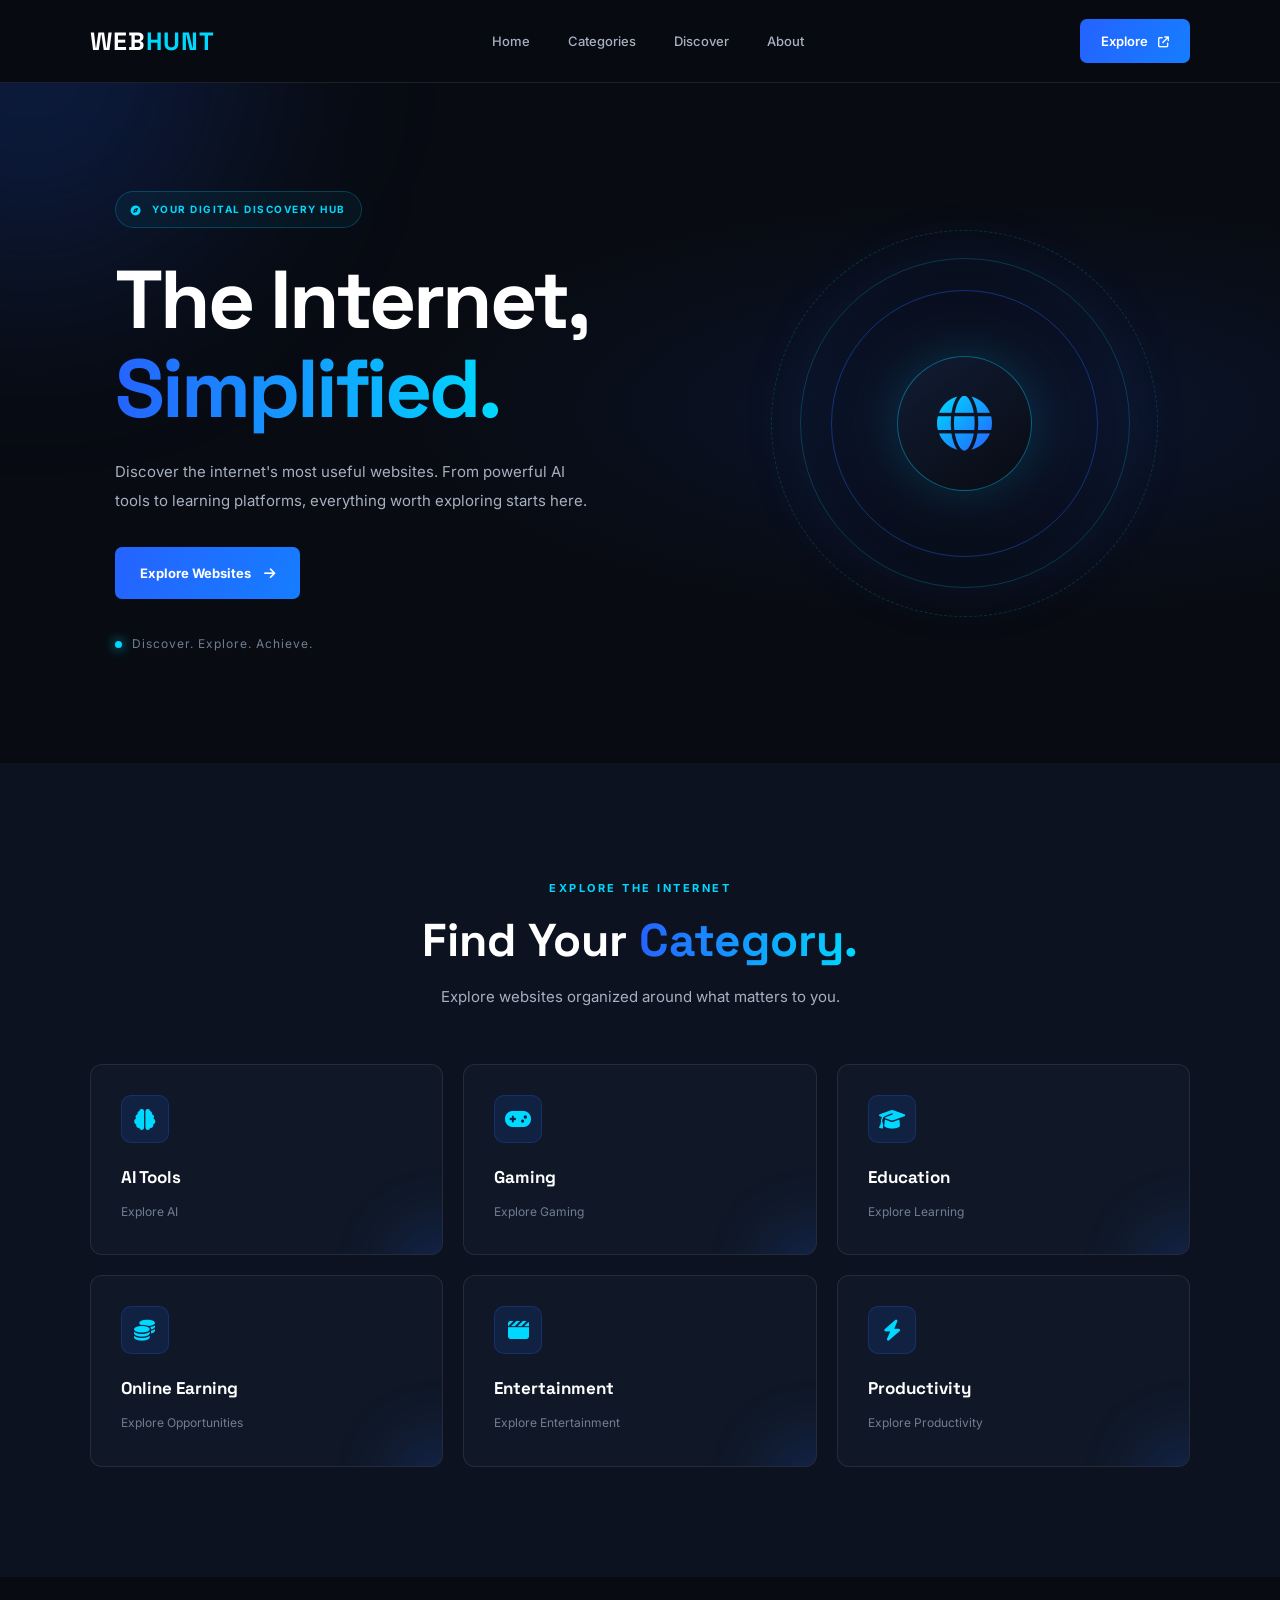
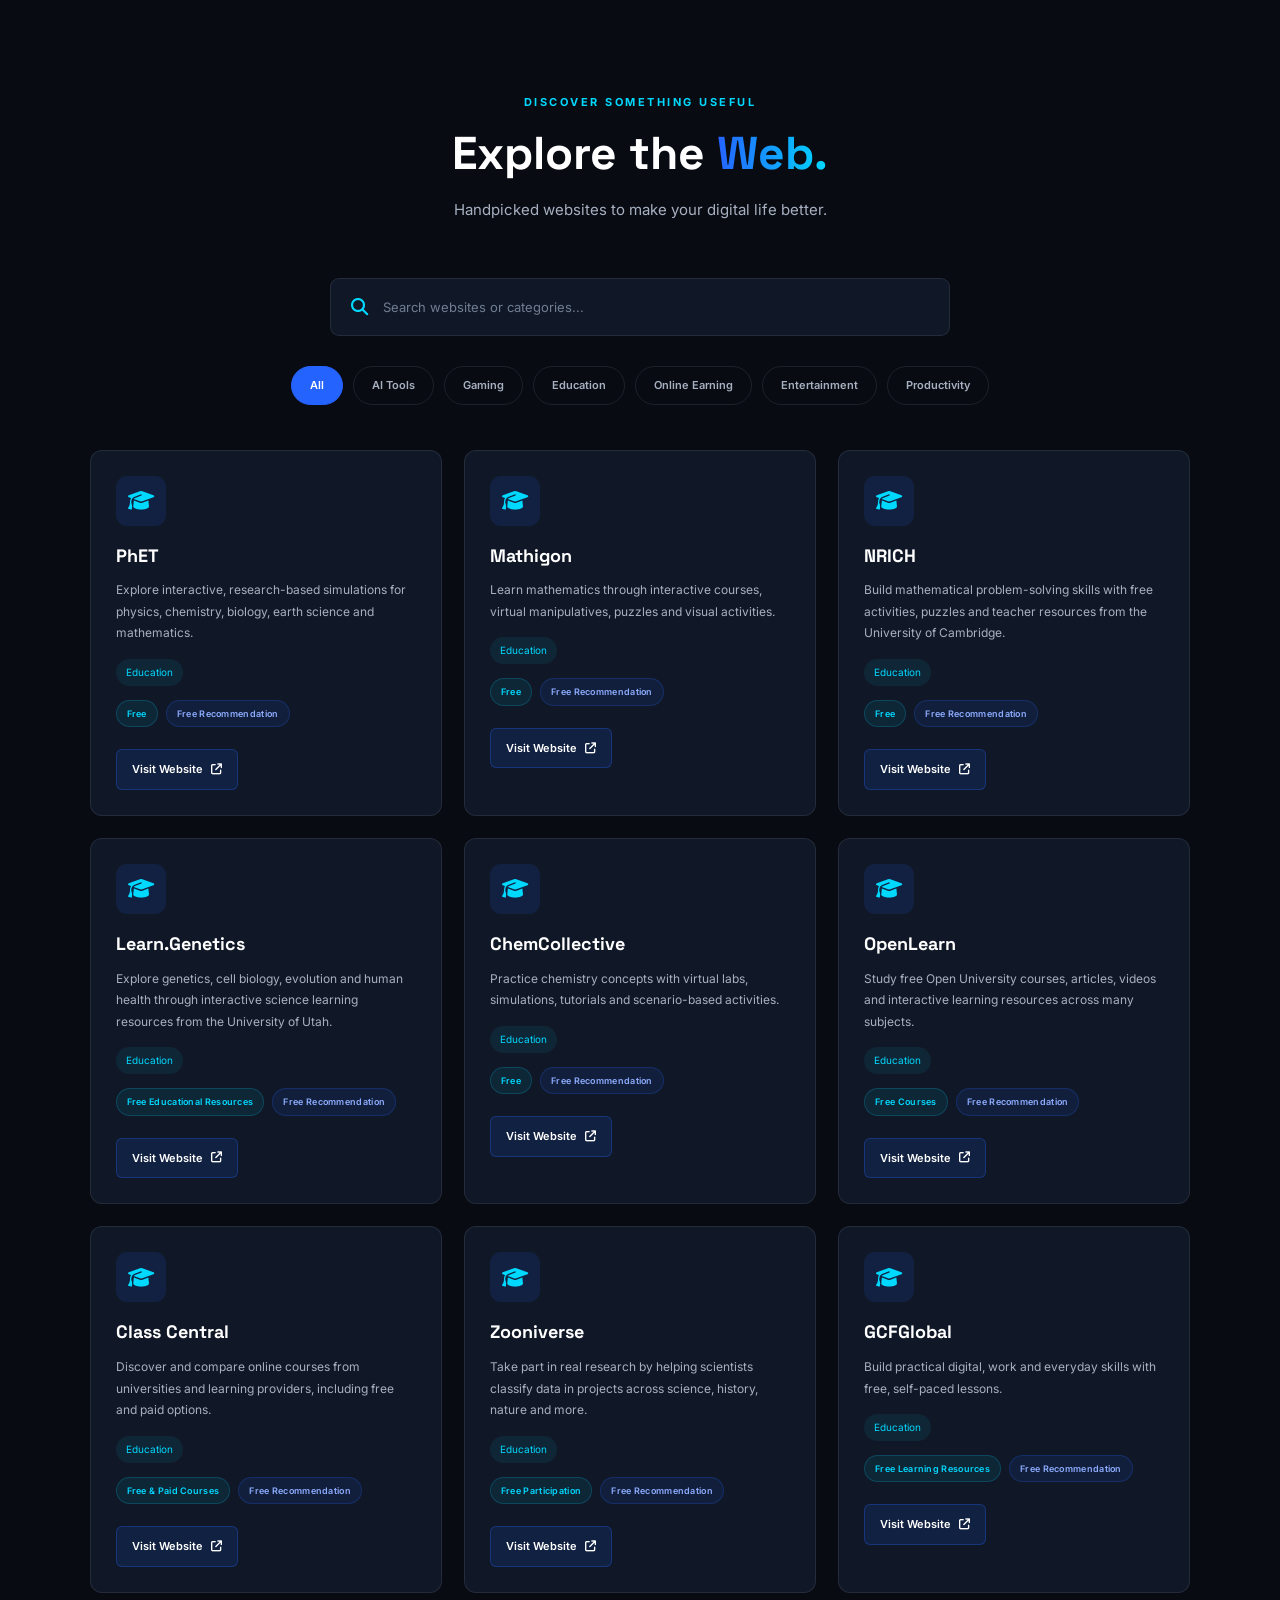
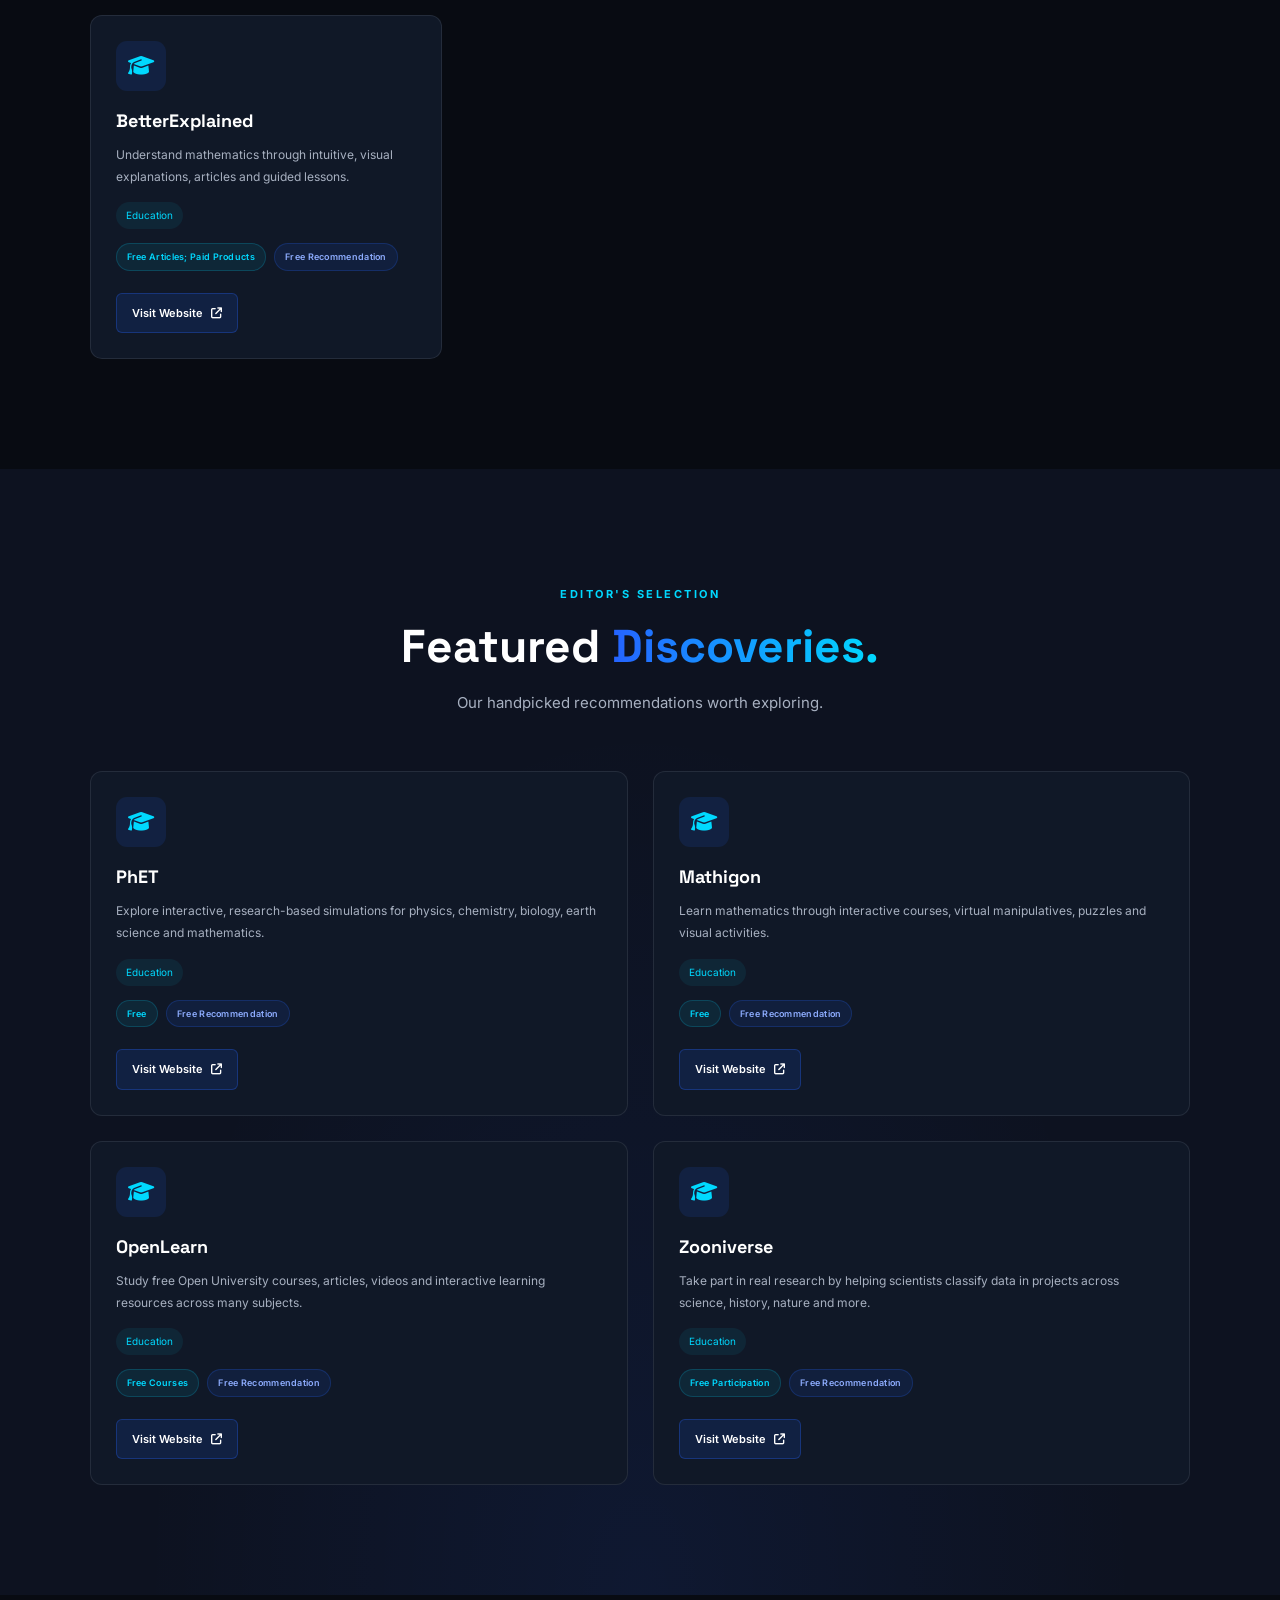
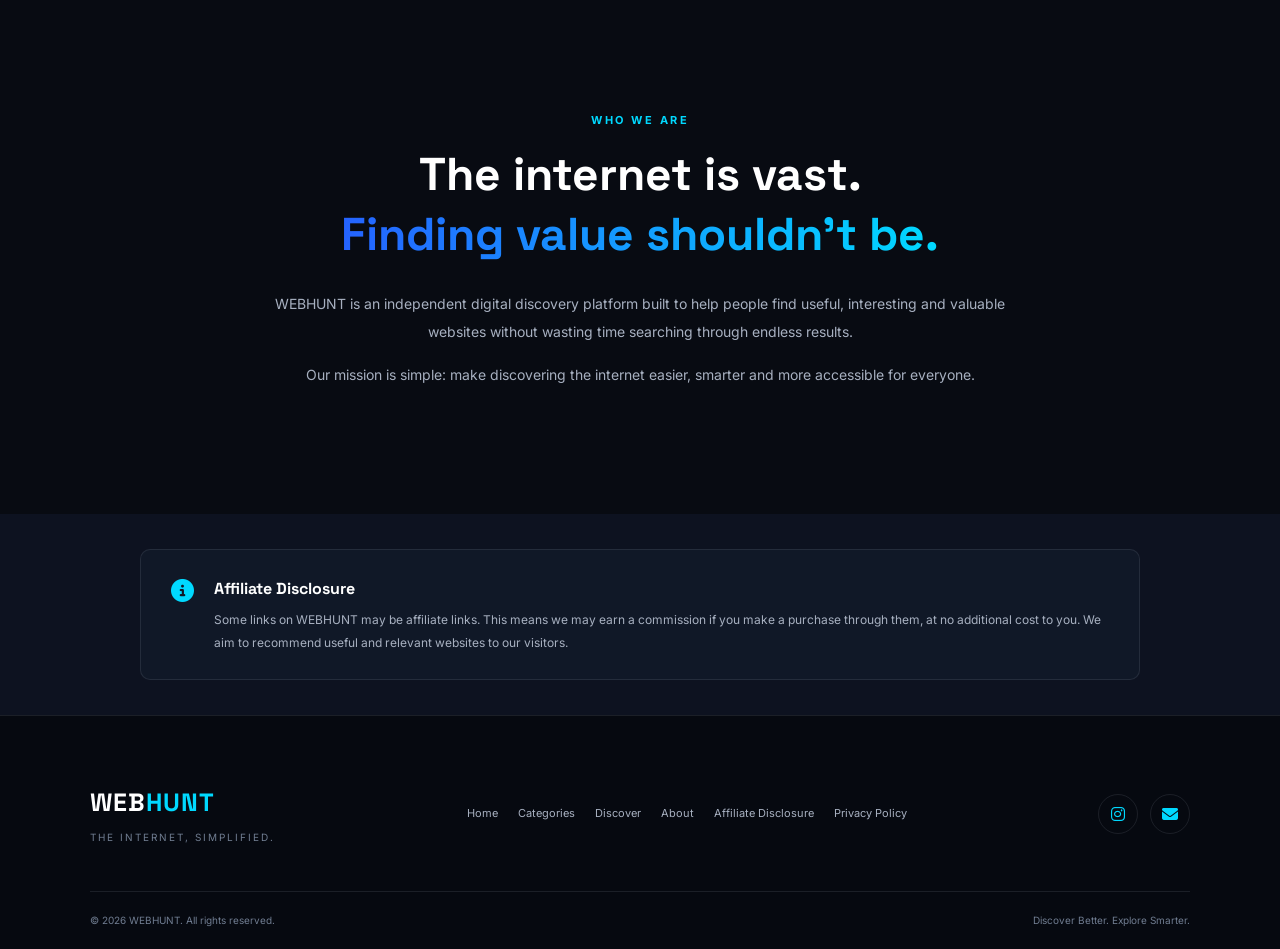
<file: index.html>
<!DOCTYPE html>
<html lang="en">

<head>
    <meta charset="UTF-8">
    <meta name="viewport" content="width=device-width, initial-scale=1.0">

    <meta name="theme-color" content="#080B12">
    <meta name="description"
        content="WEBHUNT — The Internet, Simplified. Discover useful websites, AI tools, education platforms, gaming, productivity and more.">

    <title>WEBHUNT — The Internet, Simplified.</title>

    <!-- Google Fonts -->
    <link rel="preconnect" href="https://fonts.googleapis.com">
    <link rel="preconnect" href="https://fonts.gstatic.com" crossorigin>
    <link
        href="https://fonts.googleapis.com/css2?family=DM+Sans:wght@400;500;600;700;800&family=Space+Grotesk:wght@400;500;600;700&display=swap"
        rel="stylesheet">

    <!-- Font Awesome -->
    <link rel="stylesheet" href="https://cdnjs.cloudflare.com/ajax/libs/font-awesome/6.7.2/css/all.min.css">

    <!-- Main CSS -->
    <link rel="stylesheet" href="css/style.css">
</head>

<body>

    <!-- NAVIGATION -->
    <header class="header">
        <nav class="navbar">
            <a href="#home" class="logo">WEB<span>HUNT</span></a>

            <div class="nav-links">
                <a href="#home">Home</a>
                <a href="#categories">Categories</a>
                <a href="#websites">Discover</a>
                <a href="#about">About</a>
            </div>

            <a href="#websites" class="nav-button">Explore <i class="fa-solid fa-arrow-up-right-from-square"></i></a>

            <button class="menu-toggle" aria-label="Toggle navigation" aria-expanded="false">
                <i class="fa-solid fa-bars"></i>
            </button>
        </nav>
    </header>

    <main>

        <!-- HERO SECTION -->
        <section class="hero" id="home">
            <div class="hero-content">
                <span class="hero-badge">
                    <i class="fa-solid fa-compass"></i>
                    YOUR DIGITAL DISCOVERY HUB
                </span>

                <h1>
                    The Internet,<br>
                    <span>Simplified.</span>
                </h1>

                <p>
                    Discover the internet's most useful websites.
                    From powerful AI tools to learning platforms,
                    everything worth exploring starts here.
                </p>

                <a href="#websites" class="primary-button">
                    Explore Websites
                    <i class="fa-solid fa-arrow-right"></i>
                </a>

                <div class="hero-caption">
                    <span class="status-dot"></span>
                    Discover. Explore. Achieve.
                </div>
            </div>

            <div class="hero-visual">
                <!-- Hero visual will be designed with CSS -->
                <div class="hero-orbit">
                    <div class="orbit-center">
                        <i class="fa-solid fa-globe"></i>
                    </div>
                </div>
            </div>
        </section>

        <!-- CATEGORIES SECTION -->
        <section class="categories section-padding" id="categories">
            <div class="section-heading">
                <span class="section-label">EXPLORE THE INTERNET</span>
                <h2>Find Your <span>Category.</span></h2>
                <p>Explore websites organized around what matters to you.</p>
            </div>

            <div class="category-grid">

                <button class="category-card" data-category="AI Tools">
                    <i class="fa-solid fa-brain"></i>
                    <h3>AI Tools</h3>
                    <span>Explore AI</span>
                </button>

                <button class="category-card" data-category="Gaming">
                    <i class="fa-solid fa-gamepad"></i>
                    <h3>Gaming</h3>
                    <span>Explore Gaming</span>
                </button>

                <button class="category-card" data-category="Education">
                    <i class="fa-solid fa-graduation-cap"></i>
                    <h3>Education</h3>
                    <span>Explore Learning</span>
                </button>

                <button class="category-card" data-category="Online Earning">
                    <i class="fa-solid fa-coins"></i>
                    <h3>Online Earning</h3>
                    <span>Explore Opportunities</span>
                </button>

                <button class="category-card" data-category="Entertainment">
                    <i class="fa-solid fa-clapperboard"></i>
                    <h3>Entertainment</h3>
                    <span>Explore Entertainment</span>
                </button>

                <button class="category-card" data-category="Productivity">
                    <i class="fa-solid fa-bolt"></i>
                    <h3>Productivity</h3>
                    <span>Explore Productivity</span>
                </button>

            </div>
        </section>

        <!-- WEBSITE DISCOVERY SECTION -->
        <section class="websites section-padding" id="websites">

            <div class="section-heading">
                <span class="section-label">DISCOVER SOMETHING USEFUL</span>
                <h2>Explore the <span>Web.</span></h2>
                <p>Handpicked websites to make your digital life better.</p>
            </div>

            <div class="search-container">
                <i class="fa-solid fa-magnifying-glass"></i>
                <input type="search" id="website-search" placeholder="Search websites or categories..."
                    aria-label="Search websites">
            </div>

            <div class="filter-container">
                <button class="filter-btn active" data-filter="All">All</button>
                <button class="filter-btn" data-filter="AI Tools">AI Tools</button>
                <button class="filter-btn" data-filter="Gaming">Gaming</button>
                <button class="filter-btn" data-filter="Education">Education</button>
                <button class="filter-btn" data-filter="Online Earning">Online Earning</button>
                <button class="filter-btn" data-filter="Entertainment">Entertainment</button>
                <button class="filter-btn" data-filter="Productivity">Productivity</button>
            </div>

            <div class="website-grid" id="website-grid">
                <!-- Website cards will be generated using JavaScript -->
            </div>

            <p class="empty-message" id="empty-message" hidden>
                No websites found. Try another search.
            </p>

        </section>

        <!-- FEATURED SECTION -->
        <section class="featured section-padding" id="featured">
            <div class="section-heading">
                <span class="section-label">EDITOR'S SELECTION</span>
                <h2>Featured <span>Discoveries.</span></h2>
                <p>Our handpicked recommendations worth exploring.</p>
            </div>

            <div class="featured-grid" id="featured-grid">
                <!-- Featured websites will be generated using JavaScript -->
            </div>
        </section>

        <!-- ABOUT SECTION -->
        <section class="about section-padding" id="about">
            <div class="about-content">
                <span class="section-label">WHO WE ARE</span>
                <h2>The internet is vast.<br><span>Finding value shouldn't be.</span></h2>

                <p>
                    WEBHUNT is an independent digital discovery platform
                    built to help people find useful, interesting and
                    valuable websites without wasting time searching
                    through endless results.
                </p>

                <p>
                    Our mission is simple: make discovering the internet
                    easier, smarter and more accessible for everyone.
                </p>
            </div>
        </section>

        <!-- AFFILIATE DISCLOSURE -->
        <section class="affiliate section-padding" id="affiliate">
            <div class="affiliate-content">
                <i class="fa-solid fa-circle-info"></i>

                <div>
                    <h3>Affiliate Disclosure</h3>
                    <p>
                        Some links on WEBHUNT may be affiliate links.
                        This means we may earn a commission if you make
                        a purchase through them, at no additional cost
                        to you. We aim to recommend useful and relevant
                        websites to our visitors.
                    </p>
                </div>
            </div>
        </section>

    </main>

    <!-- FOOTER -->
    <footer class="footer">
        <div class="footer-content">

            <div class="footer-brand">
                <a href="#home" class="logo">WEB<span>HUNT</span></a>
                <p>THE INTERNET, SIMPLIFIED.</p>
            </div>

            <div class="footer-links">
                <a href="#home">Home</a>
                <a href="#categories">Categories</a>
                <a href="#websites">Discover</a>
                <a href="#about">About</a>
                <a href="#affiliate">Affiliate Disclosure</a>
                <a href="privacy.html">Privacy Policy</a>
            </div>

            <div class="footer-social">

                <a href="https://www.instagram.com/web._.hunt/" target="_blank" rel="noopener noreferrer"
                    aria-label="WEBHUNT Instagram" class="instagram-link">
                    <i class="fa-brands fa-instagram"></i>
                </a>


                <a href="mailto:hello@webhunt.com" aria-label="Email">
                    <i class="fa-solid fa-envelope"></i>
                </a>
            </div>

        </div>

        <div class="footer-bottom">
            <p>&copy; <span id="current-year">2026</span> WEBHUNT. All rights reserved.</p>
            <p>Discover Better. Explore Smarter.</p>
        </div>
    </footer>

    <!-- JAVASCRIPT -->
    <script src="js/script.js"></script>

</body>

</html>
</file>
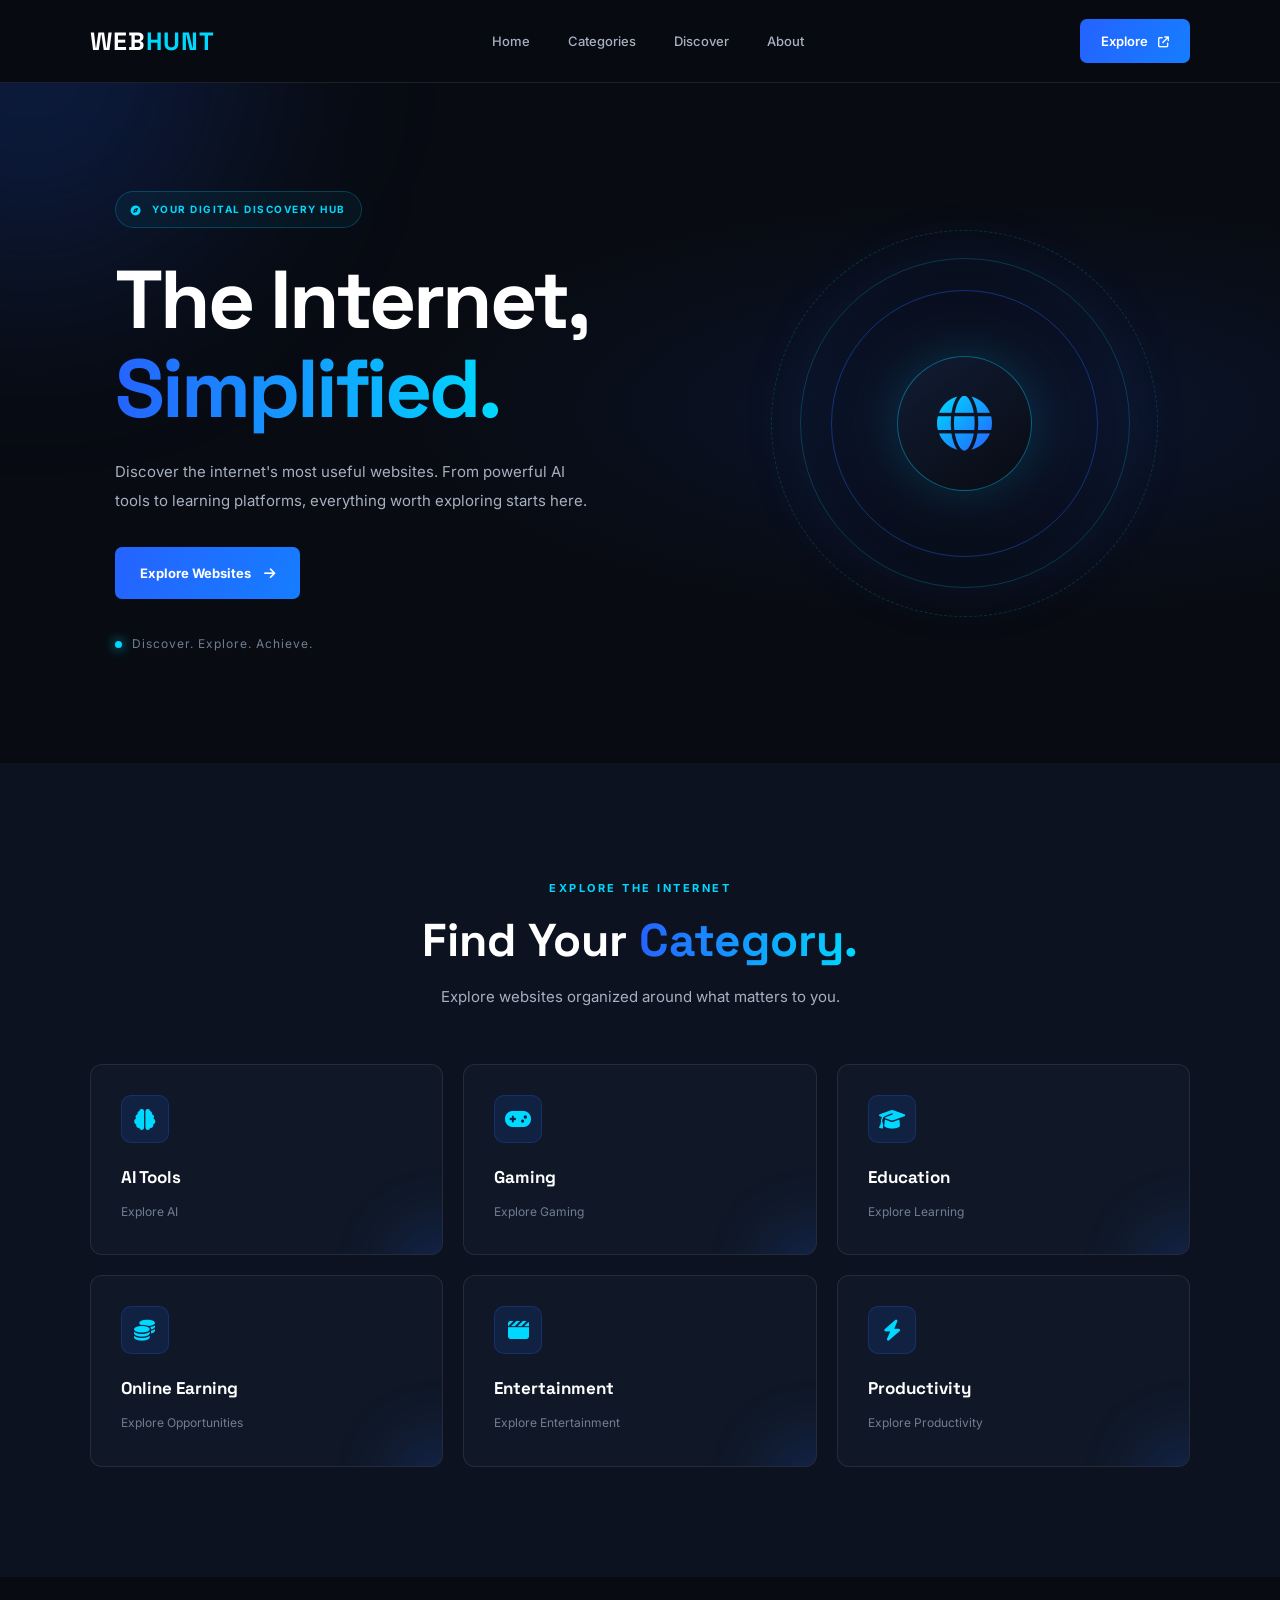
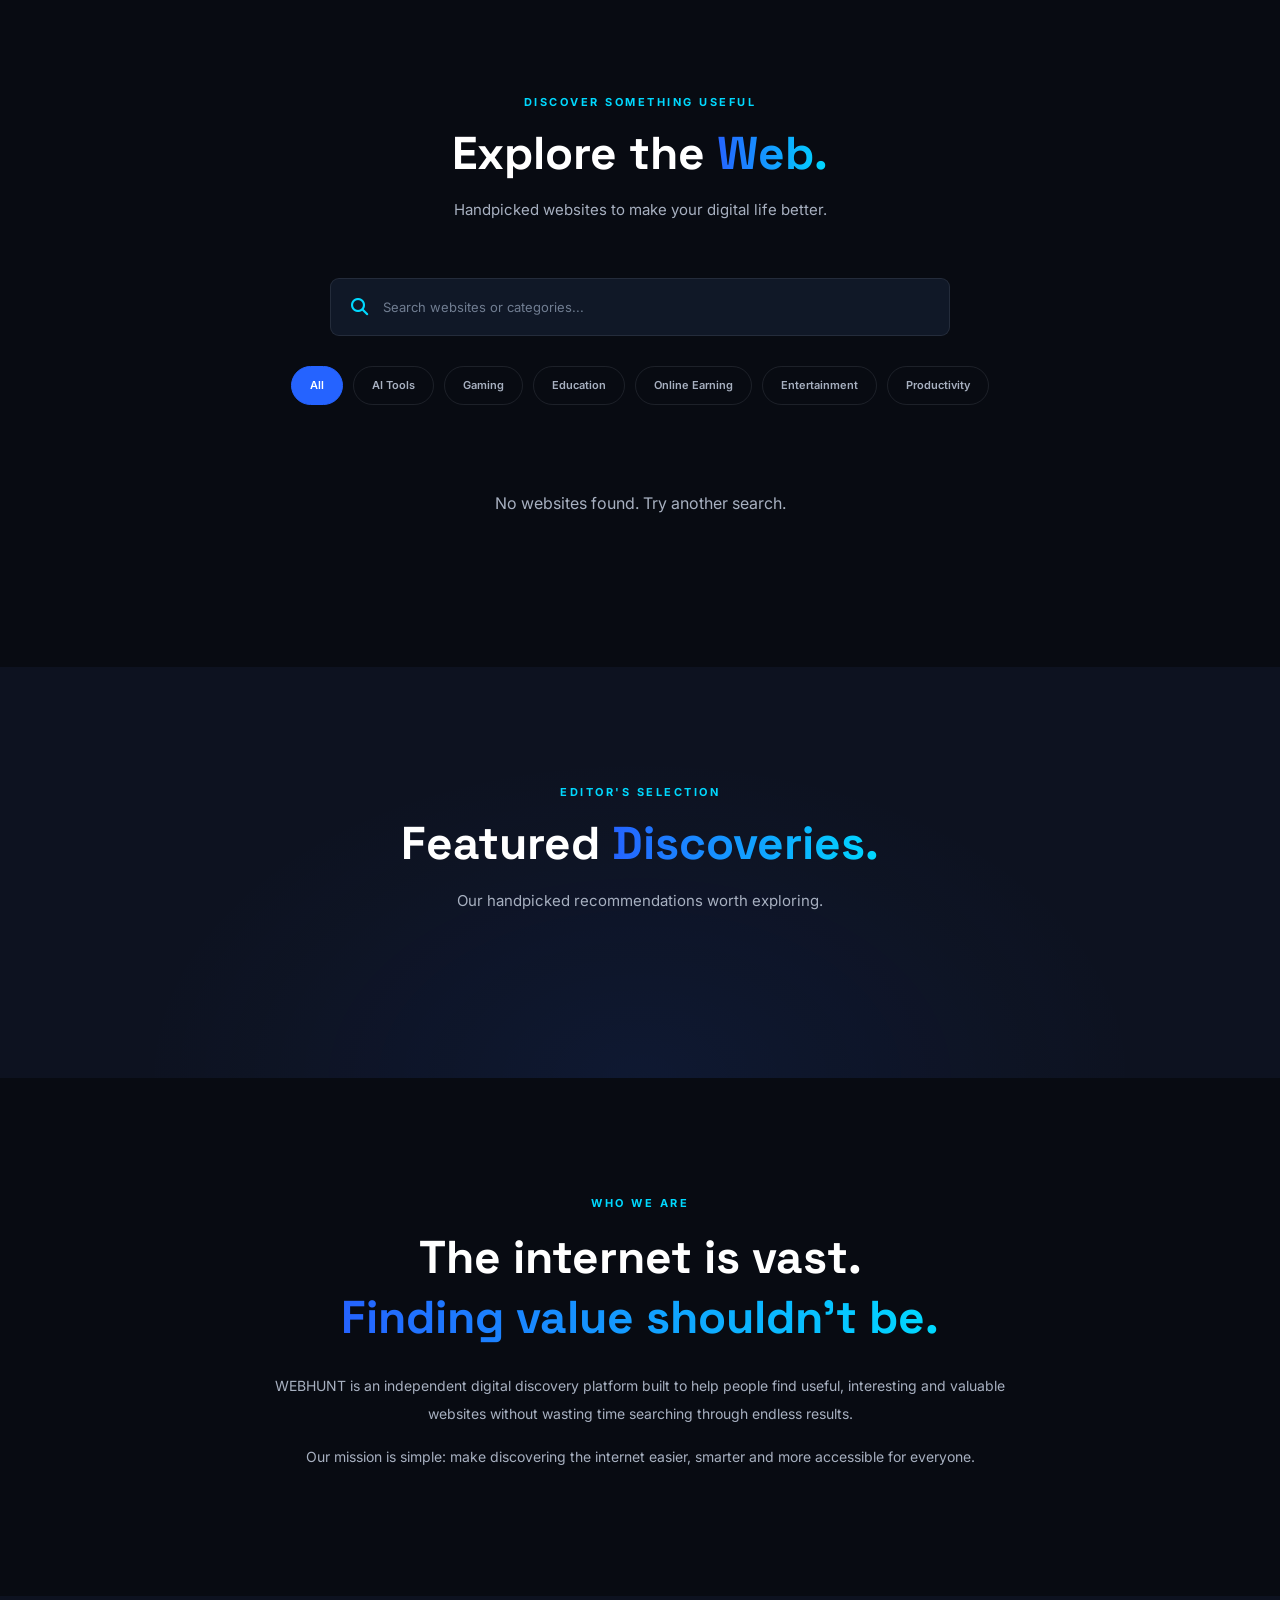
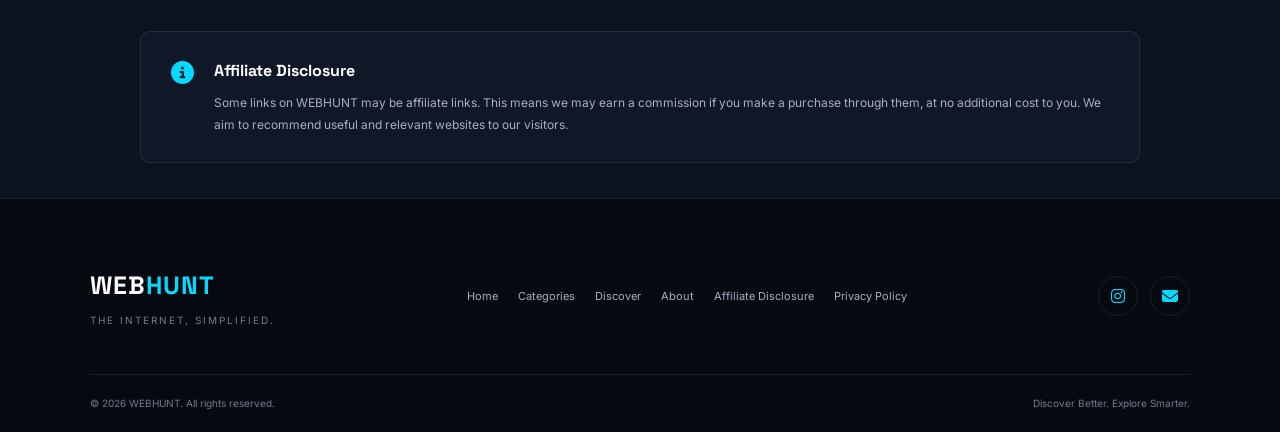
<file: webhunt/index.html>
<!DOCTYPE html>
<html lang="en">

<head>
    <meta charset="UTF-8">
    <meta name="viewport" content="width=device-width, initial-scale=1.0">

    <meta name="theme-color" content="#080B12">
    <meta name="description"
        content="WEBHUNT — The Internet, Simplified. Discover useful websites, AI tools, education platforms, gaming, productivity and more.">

    <title>WEBHUNT — The Internet, Simplified.</title>

    <!-- Google Fonts -->
    <link rel="preconnect" href="https://fonts.googleapis.com">
    <link rel="preconnect" href="https://fonts.gstatic.com" crossorigin>
    <link
        href="https://fonts.googleapis.com/css2?family=DM+Sans:wght@400;500;600;700;800&family=Space+Grotesk:wght@400;500;600;700&display=swap"
        rel="stylesheet">

    <!-- Font Awesome -->
    <link rel="stylesheet" href="https://cdnjs.cloudflare.com/ajax/libs/font-awesome/6.7.2/css/all.min.css">

    <!-- Main CSS -->
    <link rel="stylesheet" href="css/style.css">
</head>

<body>

    <!-- NAVIGATION -->
    <header class="header">
        <nav class="navbar">
            <a href="#home" class="logo">WEB<span>HUNT</span></a>

            <div class="nav-links">
                <a href="#home">Home</a>
                <a href="#categories">Categories</a>
                <a href="#websites">Discover</a>
                <a href="#about">About</a>
            </div>

            <a href="#websites" class="nav-button">Explore <i class="fa-solid fa-arrow-up-right-from-square"></i></a>

            <button class="menu-toggle" aria-label="Toggle navigation" aria-expanded="false">
                <i class="fa-solid fa-bars"></i>
            </button>
        </nav>
    </header>

    <main>

        <!-- HERO SECTION -->
        <section class="hero" id="home">
            <div class="hero-content">
                <span class="hero-badge">
                    <i class="fa-solid fa-compass"></i>
                    YOUR DIGITAL DISCOVERY HUB
                </span>

                <h1>
                    The Internet,<br>
                    <span>Simplified.</span>
                </h1>

                <p>
                    Discover the internet's most useful websites.
                    From powerful AI tools to learning platforms,
                    everything worth exploring starts here.
                </p>

                <a href="#websites" class="primary-button">
                    Explore Websites
                    <i class="fa-solid fa-arrow-right"></i>
                </a>

                <div class="hero-caption">
                    <span class="status-dot"></span>
                    Discover. Explore. Achieve.
                </div>
            </div>

            <div class="hero-visual">
                <!-- Hero visual will be designed with CSS -->
                <div class="hero-orbit">
                    <div class="orbit-center">
                        <i class="fa-solid fa-globe"></i>
                    </div>
                </div>
            </div>
        </section>

        <!-- CATEGORIES SECTION -->
        <section class="categories section-padding" id="categories">
            <div class="section-heading">
                <span class="section-label">EXPLORE THE INTERNET</span>
                <h2>Find Your <span>Category.</span></h2>
                <p>Explore websites organized around what matters to you.</p>
            </div>

            <div class="category-grid">

                <button class="category-card" data-category="AI Tools">
                    <i class="fa-solid fa-brain"></i>
                    <h3>AI Tools</h3>
                    <span>Explore AI</span>
                </button>

                <button class="category-card" data-category="Gaming">
                    <i class="fa-solid fa-gamepad"></i>
                    <h3>Gaming</h3>
                    <span>Explore Gaming</span>
                </button>

                <button class="category-card" data-category="Education">
                    <i class="fa-solid fa-graduation-cap"></i>
                    <h3>Education</h3>
                    <span>Explore Learning</span>
                </button>

                <button class="category-card" data-category="Online Earning">
                    <i class="fa-solid fa-coins"></i>
                    <h3>Online Earning</h3>
                    <span>Explore Opportunities</span>
                </button>

                <button class="category-card" data-category="Entertainment">
                    <i class="fa-solid fa-clapperboard"></i>
                    <h3>Entertainment</h3>
                    <span>Explore Entertainment</span>
                </button>

                <button class="category-card" data-category="Productivity">
                    <i class="fa-solid fa-bolt"></i>
                    <h3>Productivity</h3>
                    <span>Explore Productivity</span>
                </button>

            </div>
        </section>

        <!-- WEBSITE DISCOVERY SECTION -->
        <section class="websites section-padding" id="websites">

            <div class="section-heading">
                <span class="section-label">DISCOVER SOMETHING USEFUL</span>
                <h2>Explore the <span>Web.</span></h2>
                <p>Handpicked websites to make your digital life better.</p>
            </div>

            <div class="search-container">
                <i class="fa-solid fa-magnifying-glass"></i>
                <input type="search" id="website-search" placeholder="Search websites or categories..."
                    aria-label="Search websites">
            </div>

            <div class="filter-container">
                <button class="filter-btn active" data-filter="All">All</button>
                <button class="filter-btn" data-filter="AI Tools">AI Tools</button>
                <button class="filter-btn" data-filter="Gaming">Gaming</button>
                <button class="filter-btn" data-filter="Education">Education</button>
                <button class="filter-btn" data-filter="Online Earning">Online Earning</button>
                <button class="filter-btn" data-filter="Entertainment">Entertainment</button>
                <button class="filter-btn" data-filter="Productivity">Productivity</button>
            </div>

            <div class="website-grid" id="website-grid">
                <!-- Website cards will be generated using JavaScript -->
            </div>

            <p class="empty-message" id="empty-message" hidden>
                No websites found. Try another search.
            </p>

        </section>

        <!-- FEATURED SECTION -->
        <section class="featured section-padding" id="featured">
            <div class="section-heading">
                <span class="section-label">EDITOR'S SELECTION</span>
                <h2>Featured <span>Discoveries.</span></h2>
                <p>Our handpicked recommendations worth exploring.</p>
            </div>

            <div class="featured-grid" id="featured-grid">
                <!-- Featured websites will be generated using JavaScript -->
            </div>
        </section>

        <!-- ABOUT SECTION -->
        <section class="about section-padding" id="about">
            <div class="about-content">
                <span class="section-label">WHO WE ARE</span>
                <h2>The internet is vast.<br><span>Finding value shouldn't be.</span></h2>

                <p>
                    WEBHUNT is an independent digital discovery platform
                    built to help people find useful, interesting and
                    valuable websites without wasting time searching
                    through endless results.
                </p>

                <p>
                    Our mission is simple: make discovering the internet
                    easier, smarter and more accessible for everyone.
                </p>
            </div>
        </section>

        <!-- AFFILIATE DISCLOSURE -->
        <section class="affiliate section-padding" id="affiliate">
            <div class="affiliate-content">
                <i class="fa-solid fa-circle-info"></i>

                <div>
                    <h3>Affiliate Disclosure</h3>
                    <p>
                        Some links on WEBHUNT may be affiliate links.
                        This means we may earn a commission if you make
                        a purchase through them, at no additional cost
                        to you. We aim to recommend useful and relevant
                        websites to our visitors.
                    </p>
                </div>
            </div>
        </section>

    </main>

    <!-- FOOTER -->
    <footer class="footer">
        <div class="footer-content">

            <div class="footer-brand">
                <a href="#home" class="logo">WEB<span>HUNT</span></a>
                <p>THE INTERNET, SIMPLIFIED.</p>
            </div>

            <div class="footer-links">
                <a href="#home">Home</a>
                <a href="#categories">Categories</a>
                <a href="#websites">Discover</a>
                <a href="#about">About</a>
                <a href="#affiliate">Affiliate Disclosure</a>
                <a href="privacy.html">Privacy Policy</a>
            </div>

            <div class="footer-social">

                <a href="https://www.instagram.com/web._.hunt/" target="_blank" rel="noopener noreferrer"
                    aria-label="WEBHUNT Instagram" class="instagram-link">
                    <i class="fa-brands fa-instagram"></i>
                </a>


                <a href="mailto:hello@webhunt.com" aria-label="Email">
                    <i class="fa-solid fa-envelope"></i>
                </a>
            </div>

        </div>

        <div class="footer-bottom">
            <p>&copy; <span id="current-year">2026</span> WEBHUNT. All rights reserved.</p>
            <p>Discover Better. Explore Smarter.</p>
        </div>
    </footer>

    <!-- JAVASCRIPT -->
    <script src="js/script.js"></script>

</body>

</html>
</file>
<file: css/style.css>
/* =========================================
   WEBHUNT — OFFICIAL DESIGN SYSTEM
   Discover. Explore. Connect.
========================================= */

/* 1. GOOGLE FONT */
@import url('https://fonts.googleapis.com/css2?family=Inter:wght@400;500;600;700;800&family=Space+Grotesk:wght@400;500;600;700&display=swap');


/* 2. GLOBAL VARIABLES */

:root {
    --bg-primary: #080B12;
    --bg-secondary: #0D1220;
    --bg-card: #101827;
    --bg-card-hover: #141F32;

    --blue: #2563FF;
    --cyan: #00D9FF;

    --white: #FFFFFF;
    --silver: #A7B0C0;
    --muted: #707D91;

    --border: rgba(167, 176, 192, 0.13);
    --blue-glow: rgba(37, 99, 255, 0.18);
    --cyan-glow: rgba(0, 217, 255, 0.12);

    --font-heading: 'Space Grotesk', sans-serif;
    --font-body: 'Inter', sans-serif;

    --container: 1180px;

    --transition: all 0.3s ease;
}


/* 3. RESET */

* {
    margin: 0;
    padding: 0;
    box-sizing: border-box;
}

html {
    scroll-behavior: smooth;
    scroll-padding-top: 100px;
}

body {
    background: var(--bg-primary);
    color: var(--white);
    font-family: var(--font-body);
    line-height: 1.7;
    overflow-x: hidden;
}

button,
input {
    font: inherit;
}

button {
    cursor: pointer;
}

a {
    text-decoration: none;
    color: inherit;
}

ul {
    list-style: none;
}

::selection {
    background: var(--blue);
    color: var(--white);
}


/* 4. REUSABLE ELEMENTS */

.section-padding {
    padding: 110px 7%;
}

.section-heading {
    text-align: center;
    max-width: 650px;
    margin: 0 auto 55px;
}

.section-label {
    display: inline-block;
    color: var(--cyan);
    font-size: 11px;
    font-weight: 700;
    letter-spacing: 2.5px;
    margin-bottom: 15px;
}

.section-heading h2 {
    font-family: var(--font-heading);
    font-size: clamp(32px, 4vw, 46px);
    font-weight: 700;
    line-height: 1.2;
    margin-bottom: 16px;
}

.section-heading h2 span,
.about-content h2 span {
    background: linear-gradient(90deg, var(--blue), var(--cyan));
    -webkit-background-clip: text;
    background-clip: text;
    -webkit-text-fill-color: transparent;
}

.section-heading p {
    color: var(--silver);
    font-size: 15px;
}


/* 5. HEADER AND NAVIGATION */

.header {
    position: sticky;
    top: 0;
    z-index: 1000;
    width: 100%;
    background: rgba(8, 11, 18, 0.88);
    backdrop-filter: blur(18px);
    -webkit-backdrop-filter: blur(18px);
    border-bottom: 1px solid var(--border);
}

.navbar {
    max-width: 1400px;
    height: 82px;
    margin: auto;
    padding: 0 7%;
    display: flex;
    align-items: center;
    justify-content: space-between;
}

.logo {
    font-family: var(--font-heading);
    font-size: 25px;
    font-weight: 700;
    letter-spacing: 1px;
}

.logo span {
    color: var(--cyan);
}

.nav-links {
    display: flex;
    align-items: center;
    gap: 38px;
}

.nav-links a {
    color: var(--silver);
    font-size: 13px;
    font-weight: 500;
    transition: var(--transition);
}

.nav-links a:hover {
    color: var(--cyan);
}

.nav-button {
    background: linear-gradient(110deg, var(--blue), #167DFF);
    color: var(--white);
    padding: 11px 21px;
    border-radius: 7px;
    font-size: 13px;
    font-weight: 600;
    transition: var(--transition);
}

.nav-button i {
    margin-left: 7px;
    font-size: 11px;
}

.nav-button:hover {
    transform: translateY(-3px);
    box-shadow: 0 8px 25px var(--blue-glow);
}

.menu-toggle {
    display: none;
    color: var(--white);
    background: transparent;
    border: 1px solid var(--border);
    border-radius: 7px;
    width: 42px;
    height: 42px;
    font-size: 19px;
}


/* 6. HERO SECTION */

.hero {
    min-height: 680px;
    padding: 100px 9%;
    display: flex;
    align-items: center;
    justify-content: space-between;
    gap: 50px;
    position: relative;
    overflow: hidden;
    background:
        radial-gradient(
            ellipse at 78% 48%,
            rgba(37, 99, 255, 0.11),
            transparent 42%
        ),
        var(--bg-primary);
}

.hero::before {
    content: "";
    position: absolute;
    width: 420px;
    height: 420px;
    top: -220px;
    left: -180px;
    border-radius: 50%;
    background: var(--blue-glow);
    filter: blur(100px);
    pointer-events: none;
}

.hero-content {
    max-width: 590px;
    position: relative;
    z-index: 2;
    animation: fadeUp 0.9s ease both;
}

.hero-badge {
    display: inline-flex;
    align-items: center;
    gap: 9px;
    padding: 9px 15px;
    border: 1px solid rgba(0, 217, 255, 0.22);
    border-radius: 30px;
    background: rgba(0, 217, 255, 0.05);
    color: var(--cyan);
    font-size: 10px;
    font-weight: 700;
    letter-spacing: 1.5px;
    margin-bottom: 28px;
}

.hero h1 {
    font-family: var(--font-heading);
    font-size: clamp(55px, 7vw, 82px);
    font-weight: 700;
    line-height: 1.08;
    letter-spacing: -3px;
    margin-bottom: 25px;
}

.hero h1 span {
    background: linear-gradient(90deg, var(--blue), var(--cyan));
    -webkit-background-clip: text;
    background-clip: text;
    -webkit-text-fill-color: transparent;
}

.hero-content > p {
    color: var(--silver);
    font-size: 15px;
    line-height: 1.9;
    max-width: 480px;
    margin-bottom: 32px;
}

.primary-button {
    display: inline-flex;
    align-items: center;
    gap: 13px;
    padding: 15px 25px;
    background: linear-gradient(110deg, var(--blue), #167DFF);
    border-radius: 7px;
    color: var(--white);
    font-size: 13px;
    font-weight: 700;
    transition: var(--transition);
}

.primary-button:hover {
    transform: translateY(-4px);
    box-shadow: 0 12px 30px var(--blue-glow);
}

.primary-button i {
    transition: transform 0.3s ease;
}

.primary-button:hover i {
    transform: translateX(5px);
}

.hero-caption {
    display: flex;
    align-items: center;
    gap: 10px;
    margin-top: 35px;
    color: var(--muted);
    font-size: 12px;
    letter-spacing: 1px;
}

.status-dot {
    width: 7px;
    height: 7px;
    background: var(--cyan);
    border-radius: 50%;
    box-shadow: 0 0 12px var(--cyan);
}


/* 7. HERO GRAPHIC */

.hero-visual {
    width: 400px;
    height: 400px;
    flex-shrink: 0;
    display: flex;
    align-items: center;
    justify-content: center;
    position: relative;
    animation: fadeUp 1.1s ease both;
}

.hero-orbit {
    width: 330px;
    height: 330px;
    border: 1px solid rgba(0, 217, 255, 0.22);
    border-radius: 50%;
    display: flex;
    align-items: center;
    justify-content: center;
    position: relative;
    box-shadow:
        0 0 70px rgba(37, 99, 255, 0.08),
        inset 0 0 70px rgba(37, 99, 255, 0.05);
}

.hero-orbit::before {
    content: "";
    position: absolute;
    width: 265px;
    height: 265px;
    border: 1px solid rgba(37, 99, 255, 0.4);
    border-radius: 50%;
}

.hero-orbit::after {
    content: "";
    position: absolute;
    width: 385px;
    height: 385px;
    border: 1px dashed rgba(0, 217, 255, 0.18);
    border-radius: 50%;
    animation: rotateOrbit 35s linear infinite;
}

.orbit-center {
    width: 135px;
    height: 135px;
    display: flex;
    align-items: center;
    justify-content: center;
    border-radius: 50%;
    background: linear-gradient(145deg, #111C34, #080B12);
    border: 1px solid rgba(0, 217, 255, 0.4);
    box-shadow: 0 0 45px rgba(0, 217, 255, 0.15);
}

.orbit-center i {
    font-size: 55px;
    background: linear-gradient(135deg, var(--cyan), var(--blue));
    -webkit-background-clip: text;
    background-clip: text;
    -webkit-text-fill-color: transparent;
}


/* 8. CATEGORIES */

.categories {
    background: var(--bg-secondary);
}

.category-grid {
    max-width: var(--container);
    margin: auto;
    display: grid;
    grid-template-columns: repeat(3, 1fr);
    gap: 20px;
}

.category-card {
    min-height: 185px;
    padding: 30px;
    background: var(--bg-card);
    border: 1px solid var(--border);
    border-radius: 12px;
    text-align: left;
    color: var(--white);
    transition: var(--transition);
    position: relative;
    overflow: hidden;
}

.category-card::after {
    content: "";
    position: absolute;
    width: 100px;
    height: 100px;
    bottom: -70px;
    right: -50px;
    border-radius: 50%;
    background: var(--blue-glow);
    filter: blur(30px);
    transition: var(--transition);
}

.category-card:hover {
    background: var(--bg-card-hover);
    border-color: rgba(0, 217, 255, 0.4);
    transform: translateY(-6px);
}

.category-card:hover::after {
    background: var(--cyan-glow);
}

.category-card > i {
    display: flex;
    align-items: center;
    justify-content: center;
    width: 48px;
    height: 48px;
    background: rgba(37, 99, 255, 0.13);
    border: 1px solid rgba(37, 99, 255, 0.22);
    border-radius: 10px;
    color: var(--cyan);
    font-size: 21px;
    margin-bottom: 20px;
    transition: var(--transition);
}

.category-card:hover > i {
    background: rgba(0, 217, 255, 0.12);
    transform: scale(1.08);
}

.category-card h3 {
    font-family: var(--font-heading);
    font-size: 17px;
    margin-bottom: 5px;
}

.category-card span {
    color: var(--muted);
    font-size: 12px;
}


/* 9. WEBSITE DISCOVERY */

.websites {
    background: var(--bg-primary);
}

.search-container {
    max-width: 620px;
    height: 58px;
    margin: 0 auto 30px;
    display: flex;
    align-items: center;
    gap: 15px;
    padding: 0 20px;
    background: var(--bg-card);
    border: 1px solid var(--border);
    border-radius: 9px;
    transition: var(--transition);
}

.search-container:focus-within {
    border-color: var(--blue);
    box-shadow: 0 0 20px var(--blue-glow);
}

.search-container i {
    color: var(--cyan);
    font-size: 17px;
}

.search-container input {
    width: 100%;
    height: 100%;
    border: none;
    outline: none;
    background: transparent;
    color: var(--white);
    font-size: 13px;
}

.search-container input::placeholder {
    color: var(--muted);
}

.filter-container {
    display: flex;
    flex-wrap: wrap;
    justify-content: center;
    gap: 10px;
    margin-bottom: 45px;
}

.filter-btn {
    padding: 9px 18px;
    border: 1px solid var(--border);
    border-radius: 30px;
    background: transparent;
    color: var(--silver);
    font-size: 11px;
    font-weight: 600;
    transition: var(--transition);
}

.filter-btn:hover,
.filter-btn.active {
    background: var(--blue);
    border-color: var(--blue);
    color: var(--white);
}

.website-grid {
    max-width: var(--container);
    margin: auto;
    display: grid;
    grid-template-columns: repeat(3, 1fr);
    gap: 22px;
}


/* 10. WEBSITE CARDS
   These styles are ready for JavaScript cards.
*/

.website-card,
.featured-card {
    padding: 25px;
    border-radius: 12px;
    background: var(--bg-card);
    border: 1px solid var(--border);
    transition: var(--transition);
    position: relative;
}

.website-card:hover,
.featured-card:hover {
    transform: translateY(-7px);
    background: var(--bg-card-hover);
    border-color: rgba(0, 217, 255, 0.3);
    box-shadow: 0 15px 35px rgba(0, 0, 0, 0.2);
}

.website-card h3,
.featured-card h3 {
    font-family: var(--font-heading);
    font-size: 18px;
    margin: 15px 0 8px;
}

.website-card p,
.featured-card p {
    color: var(--silver);
    font-size: 12px;
    line-height: 1.8;
}

.website-icon {
    width: 50px;
    height: 50px;
    display: flex;
    align-items: center;
    justify-content: center;
    border-radius: 11px;
    background: rgba(37, 99, 255, 0.12);
    color: var(--cyan);
    font-size: 21px;
}

.website-category {
    display: inline-block;
    padding: 5px 10px;
    margin-top: 15px;
    background: rgba(0, 217, 255, 0.07);
    color: var(--cyan);
    border-radius: 20px;
    font-size: 10px;
}

.visit-button {
    display: inline-flex;
    align-items: center;
    gap: 8px;
    margin-top: 22px;
    padding: 10px 15px;
    background: rgba(37, 99, 255, 0.13);
    border: 1px solid rgba(37, 99, 255, 0.3);
    border-radius: 6px;
    color: var(--white);
    font-size: 11px;
    font-weight: 600;
    transition: var(--transition);
}

.visit-button:hover {
    background: var(--blue);
}


/* WEBSITE ACCESS & RECOMMENDATION LABELS */

.website-labels {
    display: flex;
    flex-wrap: wrap;
    align-items: center;
    gap: 8px;
    margin-top: 14px;
}

.access-label,
.recommendation-label {
    display: inline-block;
    padding: 5px 10px;
    border-radius: 20px;
    font-size: 9px;
    font-weight: 600;
    letter-spacing: 0.3px;
}

.access-label {
    background: rgba(0, 217, 255, 0.08);
    border: 1px solid rgba(0, 217, 255, 0.18);
    color: var(--cyan);
}

.recommendation-label {
    background: rgba(37, 99, 255, 0.10);
    border: 1px solid rgba(37, 99, 255, 0.22);
    color: #8EADFF;
}

/* AFFILIATE LABEL */

.affiliate-label {
    display: inline-block;
    color: #E5BD71;
    font-size: 10px;
    margin-left: 8px;
}


.empty-message {
    text-align: center;
    color: var(--silver);
    padding: 40px 10px;
}


/* 11. FEATURED WEBSITES */

.featured {
    background:
        radial-gradient(
            ellipse at 50% 100%,
            rgba(37, 99, 255, 0.08),
            transparent 55%
        ),
        var(--bg-secondary);
}

.featured-grid {
    max-width: var(--container);
    margin: auto;
    display: grid;
    grid-template-columns: repeat(2, 1fr);
    gap: 25px;
}


/* 12. ABOUT SECTION */

.about {
    background: var(--bg-primary);
    display: flex;
    justify-content: center;
}

.about-content {
    max-width: 780px;
    text-align: center;
}

.about-content h2 {
    font-family: var(--font-heading);
    font-size: clamp(32px, 4vw, 46px);
    line-height: 1.3;
    margin-bottom: 25px;
}

.about-content p {
    color: var(--silver);
    font-size: 14px;
    line-height: 2;
    margin-bottom: 15px;
}


/* 13. AFFILIATE DISCLOSURE */

.affiliate {
    padding-top: 35px;
    padding-bottom: 35px;
    background: var(--bg-secondary);
}

.affiliate-content {
    max-width: 1000px;
    margin: auto;
    padding: 25px 30px;
    display: flex;
    align-items: flex-start;
    gap: 20px;
    border: 1px solid var(--border);
    border-radius: 10px;
    background: var(--bg-card);
}

.affiliate-content > i {
    color: var(--cyan);
    font-size: 23px;
    margin-top: 4px;
}

.affiliate-content h3 {
    font-family: var(--font-heading);
    font-size: 16px;
    margin-bottom: 7px;
}

.affiliate-content p {
    color: var(--silver);
    font-size: 12px;
    line-height: 1.9;
}


/* 14. FOOTER */

.footer {
    padding: 65px 7% 20px;
    background: #060910;
    border-top: 1px solid var(--border);
}

.footer-content {
    max-width: var(--container);
    margin: auto;
    display: flex;
    align-items: center;
    justify-content: space-between;
    gap: 35px;
    padding-bottom: 45px;
}

.footer-brand p {
    color: var(--muted);
    font-size: 10px;
    letter-spacing: 2px;
    margin-top: 5px;
}

.footer-links {
    display: flex;
    flex-wrap: wrap;
    gap: 20px;
}

.footer-links a {
    color: var(--silver);
    font-size: 11px;
    transition: var(--transition);
}

.footer-links a:hover {
    color: var(--cyan);
}

.footer-social {
    display: flex;
    gap: 12px;
}

.footer-social a {
    width: 40px;
    height: 40px;
    display: flex;
    align-items: center;
    justify-content: center;
    border: 1px solid var(--border);
    border-radius: 50%;
    color: var(--cyan);
    transition: var(--transition);
}

.footer-social a:hover {
    background: var(--blue);
    border-color: var(--blue);
    color: var(--white);
    transform: translateY(-4px);
}

.footer-bottom {
    max-width: var(--container);
    margin: auto;
    padding-top: 20px;
    border-top: 1px solid var(--border);
    display: flex;
    align-items: center;
    justify-content: space-between;
    gap: 15px;
}

.footer-bottom p {
    color: var(--muted);
    font-size: 10px;
}


/* 15. ANIMATIONS */

@keyframes fadeUp {
    from {
        opacity: 0;
        transform: translateY(25px);
    }

    to {
        opacity: 1;
        transform: translateY(0);
    }
}

@keyframes rotateOrbit {
    from {
        transform: rotate(0deg);
    }

    to {
        transform: rotate(360deg);
    }
}


/* 16. TABLET RESPONSIVENESS */

@media (max-width: 1000px) {

    .hero {
        padding: 90px 7%;
    }

    .hero-visual {
        width: 300px;
        height: 300px;
    }

    .hero-orbit {
        width: 260px;
        height: 260px;
    }

    .hero-orbit::before {
        width: 210px;
        height: 210px;
    }

    .hero-orbit::after {
        width: 310px;
        height: 310px;
    }

    .orbit-center {
        width: 110px;
        height: 110px;
    }

    .category-grid {
        grid-template-columns: repeat(2, 1fr);
    }

    .website-grid {
        grid-template-columns: repeat(2, 1fr);
    }

    .footer-content {
        flex-wrap: wrap;
    }
}


/* 17. MOBILE RESPONSIVENESS */

@media (max-width: 700px) {

    .section-padding {
        padding: 75px 6%;
    }

    .navbar {
        height: 72px;
        padding: 0 6%;
    }

    .logo {
        font-size: 22px;
    }

    .nav-button {
        display: none;
    }

    .menu-toggle {
        display: flex;
        align-items: center;
        justify-content: center;
    }

    .nav-links {
        position: absolute;
        top: 72px;
        left: 0;
        width: 100%;
        padding: 25px 6%;
        background: #0D1220;
        border-bottom: 1px solid var(--border);
        display: none;
        flex-direction: column;
        align-items: flex-start;
        gap: 22px;
    }

    .nav-links.active {
        display: flex;
    }

    .hero {
        min-height: auto;
        padding: 85px 7% 65px;
        flex-direction: column;
        text-align: center;
        gap: 50px;
    }

    .hero-content {
        width: 100%;
    }

    .hero-badge {
        font-size: 9px;
    }

    .hero h1 {
        font-size: clamp(48px, 12vw, 65px);
        letter-spacing: -2px;
    }

    .hero-content > p {
        font-size: 13px;
        margin-left: auto;
        margin-right: auto;
    }

    .hero-caption {
        justify-content: center;
    }

    .hero-visual {
        width: 270px;
        height: 270px;
    }

    .hero-orbit {
        width: 220px;
        height: 220px;
    }

    .hero-orbit::before {
        width: 175px;
        height: 175px;
    }

    .hero-orbit::after {
        width: 260px;
        height: 260px;
    }

    .orbit-center {
        width: 90px;
        height: 90px;
    }

    .orbit-center i {
        font-size: 38px;
    }

    .category-grid {
        grid-template-columns: repeat(2, 1fr);
        gap: 12px;
    }

    .category-card {
        min-height: 155px;
        padding: 20px 15px;
    }

    .category-card h3 {
        font-size: 14px;
    }

    .category-card span {
        font-size: 10px;
    }

    .category-card > i {
        width: 40px;
        height: 40px;
        font-size: 17px;
        margin-bottom: 14px;
    }

    .website-grid {
        grid-template-columns: 1fr;
    }

    .featured-grid {
        grid-template-columns: 1fr;
    }

    .filter-container {
        gap: 8px;
    }

    .filter-btn {
        padding: 8px 12px;
        font-size: 10px;
    }

    .search-container {
        height: 52px;
    }

    .section-heading {
        margin-bottom: 38px;
    }

    .section-heading h2 {
        font-size: 32px;
    }

    .about-content h2 {
        font-size: 31px;
    }

    .about-content p {
        font-size: 13px;
    }

    .affiliate-content {
        padding: 20px;
    }

    .footer-content {
        flex-direction: column;
        align-items: flex-start;
        gap: 28px;
    }

    .footer-links {
        gap: 15px;
    }

    .footer-bottom {
        flex-direction: column;
        align-items: flex-start;
    }
}


/* 18. SMALL MOBILE SCREENS */

@media (max-width: 380px) {

    .hero h1 {
        font-size: 43px;
    }

    .category-grid {
        grid-template-columns: 1fr;
    }

    .category-card {
        min-height: 135px;
    }

    .filter-btn {
        padding: 7px 10px;
    }
}


/* 19. ACCESSIBILITY */

button:focus-visible,
a:focus-visible,
input:focus-visible {
    outline: 2px solid var(--cyan);
    outline-offset: 4px;
}

@media (prefers-reduced-motion: reduce) {

    *,
    *::before,
    *::after {
        scroll-behavior: auto !important;
        animation-duration: 0.01ms !important;
        animation-iteration-count: 1 !important;
        transition-duration: 0.01ms !important;
    }

}
</file>
<file: webhunt/css/style.css>
/* =========================================
   WEBHUNT — OFFICIAL DESIGN SYSTEM
   Discover. Explore. Connect.
========================================= */

/* 1. GOOGLE FONT */
@import url('https://fonts.googleapis.com/css2?family=Inter:wght@400;500;600;700;800&family=Space+Grotesk:wght@400;500;600;700&display=swap');


/* 2. GLOBAL VARIABLES */

:root {
    --bg-primary: #080B12;
    --bg-secondary: #0D1220;
    --bg-card: #101827;
    --bg-card-hover: #141F32;

    --blue: #2563FF;
    --cyan: #00D9FF;

    --white: #FFFFFF;
    --silver: #A7B0C0;
    --muted: #707D91;

    --border: rgba(167, 176, 192, 0.13);
    --blue-glow: rgba(37, 99, 255, 0.18);
    --cyan-glow: rgba(0, 217, 255, 0.12);

    --font-heading: 'Space Grotesk', sans-serif;
    --font-body: 'Inter', sans-serif;

    --container: 1180px;

    --transition: all 0.3s ease;
}


/* 3. RESET */

* {
    margin: 0;
    padding: 0;
    box-sizing: border-box;
}

html {
    scroll-behavior: smooth;
    scroll-padding-top: 100px;
}

body {
    background: var(--bg-primary);
    color: var(--white);
    font-family: var(--font-body);
    line-height: 1.7;
    overflow-x: hidden;
}

button,
input {
    font: inherit;
}

button {
    cursor: pointer;
}

a {
    text-decoration: none;
    color: inherit;
}

ul {
    list-style: none;
}

::selection {
    background: var(--blue);
    color: var(--white);
}


/* 4. REUSABLE ELEMENTS */

.section-padding {
    padding: 110px 7%;
}

.section-heading {
    text-align: center;
    max-width: 650px;
    margin: 0 auto 55px;
}

.section-label {
    display: inline-block;
    color: var(--cyan);
    font-size: 11px;
    font-weight: 700;
    letter-spacing: 2.5px;
    margin-bottom: 15px;
}

.section-heading h2 {
    font-family: var(--font-heading);
    font-size: clamp(32px, 4vw, 46px);
    font-weight: 700;
    line-height: 1.2;
    margin-bottom: 16px;
}

.section-heading h2 span,
.about-content h2 span {
    background: linear-gradient(90deg, var(--blue), var(--cyan));
    -webkit-background-clip: text;
    background-clip: text;
    -webkit-text-fill-color: transparent;
}

.section-heading p {
    color: var(--silver);
    font-size: 15px;
}


/* 5. HEADER AND NAVIGATION */

.header {
    position: sticky;
    top: 0;
    z-index: 1000;
    width: 100%;
    background: rgba(8, 11, 18, 0.88);
    backdrop-filter: blur(18px);
    -webkit-backdrop-filter: blur(18px);
    border-bottom: 1px solid var(--border);
}

.navbar {
    max-width: 1400px;
    height: 82px;
    margin: auto;
    padding: 0 7%;
    display: flex;
    align-items: center;
    justify-content: space-between;
}

.logo {
    font-family: var(--font-heading);
    font-size: 25px;
    font-weight: 700;
    letter-spacing: 1px;
}

.logo span {
    color: var(--cyan);
}

.nav-links {
    display: flex;
    align-items: center;
    gap: 38px;
}

.nav-links a {
    color: var(--silver);
    font-size: 13px;
    font-weight: 500;
    transition: var(--transition);
}

.nav-links a:hover {
    color: var(--cyan);
}

.nav-button {
    background: linear-gradient(110deg, var(--blue), #167DFF);
    color: var(--white);
    padding: 11px 21px;
    border-radius: 7px;
    font-size: 13px;
    font-weight: 600;
    transition: var(--transition);
}

.nav-button i {
    margin-left: 7px;
    font-size: 11px;
}

.nav-button:hover {
    transform: translateY(-3px);
    box-shadow: 0 8px 25px var(--blue-glow);
}

.menu-toggle {
    display: none;
    color: var(--white);
    background: transparent;
    border: 1px solid var(--border);
    border-radius: 7px;
    width: 42px;
    height: 42px;
    font-size: 19px;
}


/* 6. HERO SECTION */

.hero {
    min-height: 680px;
    padding: 100px 9%;
    display: flex;
    align-items: center;
    justify-content: space-between;
    gap: 50px;
    position: relative;
    overflow: hidden;
    background:
        radial-gradient(
            ellipse at 78% 48%,
            rgba(37, 99, 255, 0.11),
            transparent 42%
        ),
        var(--bg-primary);
}

.hero::before {
    content: "";
    position: absolute;
    width: 420px;
    height: 420px;
    top: -220px;
    left: -180px;
    border-radius: 50%;
    background: var(--blue-glow);
    filter: blur(100px);
    pointer-events: none;
}

.hero-content {
    max-width: 590px;
    position: relative;
    z-index: 2;
    animation: fadeUp 0.9s ease both;
}

.hero-badge {
    display: inline-flex;
    align-items: center;
    gap: 9px;
    padding: 9px 15px;
    border: 1px solid rgba(0, 217, 255, 0.22);
    border-radius: 30px;
    background: rgba(0, 217, 255, 0.05);
    color: var(--cyan);
    font-size: 10px;
    font-weight: 700;
    letter-spacing: 1.5px;
    margin-bottom: 28px;
}

.hero h1 {
    font-family: var(--font-heading);
    font-size: clamp(55px, 7vw, 82px);
    font-weight: 700;
    line-height: 1.08;
    letter-spacing: -3px;
    margin-bottom: 25px;
}

.hero h1 span {
    background: linear-gradient(90deg, var(--blue), var(--cyan));
    -webkit-background-clip: text;
    background-clip: text;
    -webkit-text-fill-color: transparent;
}

.hero-content > p {
    color: var(--silver);
    font-size: 15px;
    line-height: 1.9;
    max-width: 480px;
    margin-bottom: 32px;
}

.primary-button {
    display: inline-flex;
    align-items: center;
    gap: 13px;
    padding: 15px 25px;
    background: linear-gradient(110deg, var(--blue), #167DFF);
    border-radius: 7px;
    color: var(--white);
    font-size: 13px;
    font-weight: 700;
    transition: var(--transition);
}

.primary-button:hover {
    transform: translateY(-4px);
    box-shadow: 0 12px 30px var(--blue-glow);
}

.primary-button i {
    transition: transform 0.3s ease;
}

.primary-button:hover i {
    transform: translateX(5px);
}

.hero-caption {
    display: flex;
    align-items: center;
    gap: 10px;
    margin-top: 35px;
    color: var(--muted);
    font-size: 12px;
    letter-spacing: 1px;
}

.status-dot {
    width: 7px;
    height: 7px;
    background: var(--cyan);
    border-radius: 50%;
    box-shadow: 0 0 12px var(--cyan);
}


/* 7. HERO GRAPHIC */

.hero-visual {
    width: 400px;
    height: 400px;
    flex-shrink: 0;
    display: flex;
    align-items: center;
    justify-content: center;
    position: relative;
    animation: fadeUp 1.1s ease both;
}

.hero-orbit {
    width: 330px;
    height: 330px;
    border: 1px solid rgba(0, 217, 255, 0.22);
    border-radius: 50%;
    display: flex;
    align-items: center;
    justify-content: center;
    position: relative;
    box-shadow:
        0 0 70px rgba(37, 99, 255, 0.08),
        inset 0 0 70px rgba(37, 99, 255, 0.05);
}

.hero-orbit::before {
    content: "";
    position: absolute;
    width: 265px;
    height: 265px;
    border: 1px solid rgba(37, 99, 255, 0.4);
    border-radius: 50%;
}

.hero-orbit::after {
    content: "";
    position: absolute;
    width: 385px;
    height: 385px;
    border: 1px dashed rgba(0, 217, 255, 0.18);
    border-radius: 50%;
    animation: rotateOrbit 35s linear infinite;
}

.orbit-center {
    width: 135px;
    height: 135px;
    display: flex;
    align-items: center;
    justify-content: center;
    border-radius: 50%;
    background: linear-gradient(145deg, #111C34, #080B12);
    border: 1px solid rgba(0, 217, 255, 0.4);
    box-shadow: 0 0 45px rgba(0, 217, 255, 0.15);
}

.orbit-center i {
    font-size: 55px;
    background: linear-gradient(135deg, var(--cyan), var(--blue));
    -webkit-background-clip: text;
    background-clip: text;
    -webkit-text-fill-color: transparent;
}


/* 8. CATEGORIES */

.categories {
    background: var(--bg-secondary);
}

.category-grid {
    max-width: var(--container);
    margin: auto;
    display: grid;
    grid-template-columns: repeat(3, 1fr);
    gap: 20px;
}

.category-card {
    min-height: 185px;
    padding: 30px;
    background: var(--bg-card);
    border: 1px solid var(--border);
    border-radius: 12px;
    text-align: left;
    color: var(--white);
    transition: var(--transition);
    position: relative;
    overflow: hidden;
}

.category-card::after {
    content: "";
    position: absolute;
    width: 100px;
    height: 100px;
    bottom: -70px;
    right: -50px;
    border-radius: 50%;
    background: var(--blue-glow);
    filter: blur(30px);
    transition: var(--transition);
}

.category-card:hover {
    background: var(--bg-card-hover);
    border-color: rgba(0, 217, 255, 0.4);
    transform: translateY(-6px);
}

.category-card:hover::after {
    background: var(--cyan-glow);
}

.category-card > i {
    display: flex;
    align-items: center;
    justify-content: center;
    width: 48px;
    height: 48px;
    background: rgba(37, 99, 255, 0.13);
    border: 1px solid rgba(37, 99, 255, 0.22);
    border-radius: 10px;
    color: var(--cyan);
    font-size: 21px;
    margin-bottom: 20px;
    transition: var(--transition);
}

.category-card:hover > i {
    background: rgba(0, 217, 255, 0.12);
    transform: scale(1.08);
}

.category-card h3 {
    font-family: var(--font-heading);
    font-size: 17px;
    margin-bottom: 5px;
}

.category-card span {
    color: var(--muted);
    font-size: 12px;
}


/* 9. WEBSITE DISCOVERY */

.websites {
    background: var(--bg-primary);
}

.search-container {
    max-width: 620px;
    height: 58px;
    margin: 0 auto 30px;
    display: flex;
    align-items: center;
    gap: 15px;
    padding: 0 20px;
    background: var(--bg-card);
    border: 1px solid var(--border);
    border-radius: 9px;
    transition: var(--transition);
}

.search-container:focus-within {
    border-color: var(--blue);
    box-shadow: 0 0 20px var(--blue-glow);
}

.search-container i {
    color: var(--cyan);
    font-size: 17px;
}

.search-container input {
    width: 100%;
    height: 100%;
    border: none;
    outline: none;
    background: transparent;
    color: var(--white);
    font-size: 13px;
}

.search-container input::placeholder {
    color: var(--muted);
}

.filter-container {
    display: flex;
    flex-wrap: wrap;
    justify-content: center;
    gap: 10px;
    margin-bottom: 45px;
}

.filter-btn {
    padding: 9px 18px;
    border: 1px solid var(--border);
    border-radius: 30px;
    background: transparent;
    color: var(--silver);
    font-size: 11px;
    font-weight: 600;
    transition: var(--transition);
}

.filter-btn:hover,
.filter-btn.active {
    background: var(--blue);
    border-color: var(--blue);
    color: var(--white);
}

.website-grid {
    max-width: var(--container);
    margin: auto;
    display: grid;
    grid-template-columns: repeat(3, 1fr);
    gap: 22px;
}


/* 10. WEBSITE CARDS
   These styles are ready for JavaScript cards.
*/

.website-card,
.featured-card {
    padding: 25px;
    border-radius: 12px;
    background: var(--bg-card);
    border: 1px solid var(--border);
    transition: var(--transition);
    position: relative;
}

.website-card:hover,
.featured-card:hover {
    transform: translateY(-7px);
    background: var(--bg-card-hover);
    border-color: rgba(0, 217, 255, 0.3);
    box-shadow: 0 15px 35px rgba(0, 0, 0, 0.2);
}

.website-card h3,
.featured-card h3 {
    font-family: var(--font-heading);
    font-size: 18px;
    margin: 15px 0 8px;
}

.website-card p,
.featured-card p {
    color: var(--silver);
    font-size: 12px;
    line-height: 1.8;
}

.website-icon {
    width: 50px;
    height: 50px;
    display: flex;
    align-items: center;
    justify-content: center;
    border-radius: 11px;
    background: rgba(37, 99, 255, 0.12);
    color: var(--cyan);
    font-size: 21px;
}

.website-category {
    display: inline-block;
    padding: 5px 10px;
    margin-top: 15px;
    background: rgba(0, 217, 255, 0.07);
    color: var(--cyan);
    border-radius: 20px;
    font-size: 10px;
}

.visit-button {
    display: inline-flex;
    align-items: center;
    gap: 8px;
    margin-top: 22px;
    padding: 10px 15px;
    background: rgba(37, 99, 255, 0.13);
    border: 1px solid rgba(37, 99, 255, 0.3);
    border-radius: 6px;
    color: var(--white);
    font-size: 11px;
    font-weight: 600;
    transition: var(--transition);
}

.visit-button:hover {
    background: var(--blue);
}

.affiliate-label {
    display: inline-block;
    color: #E5BD71;
    font-size: 10px;
    margin-left: 8px;
}

.empty-message {
    text-align: center;
    color: var(--silver);
    padding: 40px 10px;
}


/* 11. FEATURED WEBSITES */

.featured {
    background:
        radial-gradient(
            ellipse at 50% 100%,
            rgba(37, 99, 255, 0.08),
            transparent 55%
        ),
        var(--bg-secondary);
}

.featured-grid {
    max-width: var(--container);
    margin: auto;
    display: grid;
    grid-template-columns: repeat(2, 1fr);
    gap: 25px;
}


/* 12. ABOUT SECTION */

.about {
    background: var(--bg-primary);
    display: flex;
    justify-content: center;
}

.about-content {
    max-width: 780px;
    text-align: center;
}

.about-content h2 {
    font-family: var(--font-heading);
    font-size: clamp(32px, 4vw, 46px);
    line-height: 1.3;
    margin-bottom: 25px;
}

.about-content p {
    color: var(--silver);
    font-size: 14px;
    line-height: 2;
    margin-bottom: 15px;
}


/* 13. AFFILIATE DISCLOSURE */

.affiliate {
    padding-top: 35px;
    padding-bottom: 35px;
    background: var(--bg-secondary);
}

.affiliate-content {
    max-width: 1000px;
    margin: auto;
    padding: 25px 30px;
    display: flex;
    align-items: flex-start;
    gap: 20px;
    border: 1px solid var(--border);
    border-radius: 10px;
    background: var(--bg-card);
}

.affiliate-content > i {
    color: var(--cyan);
    font-size: 23px;
    margin-top: 4px;
}

.affiliate-content h3 {
    font-family: var(--font-heading);
    font-size: 16px;
    margin-bottom: 7px;
}

.affiliate-content p {
    color: var(--silver);
    font-size: 12px;
    line-height: 1.9;
}


/* 14. FOOTER */

.footer {
    padding: 65px 7% 20px;
    background: #060910;
    border-top: 1px solid var(--border);
}

.footer-content {
    max-width: var(--container);
    margin: auto;
    display: flex;
    align-items: center;
    justify-content: space-between;
    gap: 35px;
    padding-bottom: 45px;
}

.footer-brand p {
    color: var(--muted);
    font-size: 10px;
    letter-spacing: 2px;
    margin-top: 5px;
}

.footer-links {
    display: flex;
    flex-wrap: wrap;
    gap: 20px;
}

.footer-links a {
    color: var(--silver);
    font-size: 11px;
    transition: var(--transition);
}

.footer-links a:hover {
    color: var(--cyan);
}

.footer-social {
    display: flex;
    gap: 12px;
}

.footer-social a {
    width: 40px;
    height: 40px;
    display: flex;
    align-items: center;
    justify-content: center;
    border: 1px solid var(--border);
    border-radius: 50%;
    color: var(--cyan);
    transition: var(--transition);
}

.footer-social a:hover {
    background: var(--blue);
    border-color: var(--blue);
    color: var(--white);
    transform: translateY(-4px);
}

.footer-bottom {
    max-width: var(--container);
    margin: auto;
    padding-top: 20px;
    border-top: 1px solid var(--border);
    display: flex;
    align-items: center;
    justify-content: space-between;
    gap: 15px;
}

.footer-bottom p {
    color: var(--muted);
    font-size: 10px;
}


/* 15. ANIMATIONS */

@keyframes fadeUp {
    from {
        opacity: 0;
        transform: translateY(25px);
    }

    to {
        opacity: 1;
        transform: translateY(0);
    }
}

@keyframes rotateOrbit {
    from {
        transform: rotate(0deg);
    }

    to {
        transform: rotate(360deg);
    }
}


/* 16. TABLET RESPONSIVENESS */

@media (max-width: 1000px) {

    .hero {
        padding: 90px 7%;
    }

    .hero-visual {
        width: 300px;
        height: 300px;
    }

    .hero-orbit {
        width: 260px;
        height: 260px;
    }

    .hero-orbit::before {
        width: 210px;
        height: 210px;
    }

    .hero-orbit::after {
        width: 310px;
        height: 310px;
    }

    .orbit-center {
        width: 110px;
        height: 110px;
    }

    .category-grid {
        grid-template-columns: repeat(2, 1fr);
    }

    .website-grid {
        grid-template-columns: repeat(2, 1fr);
    }

    .footer-content {
        flex-wrap: wrap;
    }
}


/* 17. MOBILE RESPONSIVENESS */

@media (max-width: 700px) {

    .section-padding {
        padding: 75px 6%;
    }

    .navbar {
        height: 72px;
        padding: 0 6%;
    }

    .logo {
        font-size: 22px;
    }

    .nav-button {
        display: none;
    }

    .menu-toggle {
        display: flex;
        align-items: center;
        justify-content: center;
    }

    .nav-links {
        position: absolute;
        top: 72px;
        left: 0;
        width: 100%;
        padding: 25px 6%;
        background: #0D1220;
        border-bottom: 1px solid var(--border);
        display: none;
        flex-direction: column;
        align-items: flex-start;
        gap: 22px;
    }

    .nav-links.active {
        display: flex;
    }

    .hero {
        min-height: auto;
        padding: 85px 7% 65px;
        flex-direction: column;
        text-align: center;
        gap: 50px;
    }

    .hero-content {
        width: 100%;
    }

    .hero-badge {
        font-size: 9px;
    }

    .hero h1 {
        font-size: clamp(48px, 12vw, 65px);
        letter-spacing: -2px;
    }

    .hero-content > p {
        font-size: 13px;
        margin-left: auto;
        margin-right: auto;
    }

    .hero-caption {
        justify-content: center;
    }

    .hero-visual {
        width: 270px;
        height: 270px;
    }

    .hero-orbit {
        width: 220px;
        height: 220px;
    }

    .hero-orbit::before {
        width: 175px;
        height: 175px;
    }

    .hero-orbit::after {
        width: 260px;
        height: 260px;
    }

    .orbit-center {
        width: 90px;
        height: 90px;
    }

    .orbit-center i {
        font-size: 38px;
    }

    .category-grid {
        grid-template-columns: repeat(2, 1fr);
        gap: 12px;
    }

    .category-card {
        min-height: 155px;
        padding: 20px 15px;
    }

    .category-card h3 {
        font-size: 14px;
    }

    .category-card span {
        font-size: 10px;
    }

    .category-card > i {
        width: 40px;
        height: 40px;
        font-size: 17px;
        margin-bottom: 14px;
    }

    .website-grid {
        grid-template-columns: 1fr;
    }

    .featured-grid {
        grid-template-columns: 1fr;
    }

    .filter-container {
        gap: 8px;
    }

    .filter-btn {
        padding: 8px 12px;
        font-size: 10px;
    }

    .search-container {
        height: 52px;
    }

    .section-heading {
        margin-bottom: 38px;
    }

    .section-heading h2 {
        font-size: 32px;
    }

    .about-content h2 {
        font-size: 31px;
    }

    .about-content p {
        font-size: 13px;
    }

    .affiliate-content {
        padding: 20px;
    }

    .footer-content {
        flex-direction: column;
        align-items: flex-start;
        gap: 28px;
    }

    .footer-links {
        gap: 15px;
    }

    .footer-bottom {
        flex-direction: column;
        align-items: flex-start;
    }
}


/* 18. SMALL MOBILE SCREENS */

@media (max-width: 380px) {

    .hero h1 {
        font-size: 43px;
    }

    .category-grid {
        grid-template-columns: 1fr;
    }

    .category-card {
        min-height: 135px;
    }

    .filter-btn {
        padding: 7px 10px;
    }
}


/* 19. ACCESSIBILITY */

button:focus-visible,
a:focus-visible,
input:focus-visible {
    outline: 2px solid var(--cyan);
    outline-offset: 4px;
}

@media (prefers-reduced-motion: reduce) {

    *,
    *::before,
    *::after {
        scroll-behavior: auto !important;
        animation-duration: 0.01ms !important;
        animation-iteration-count: 1 !important;
        transition-duration: 0.01ms !important;
    }

}
</file>
